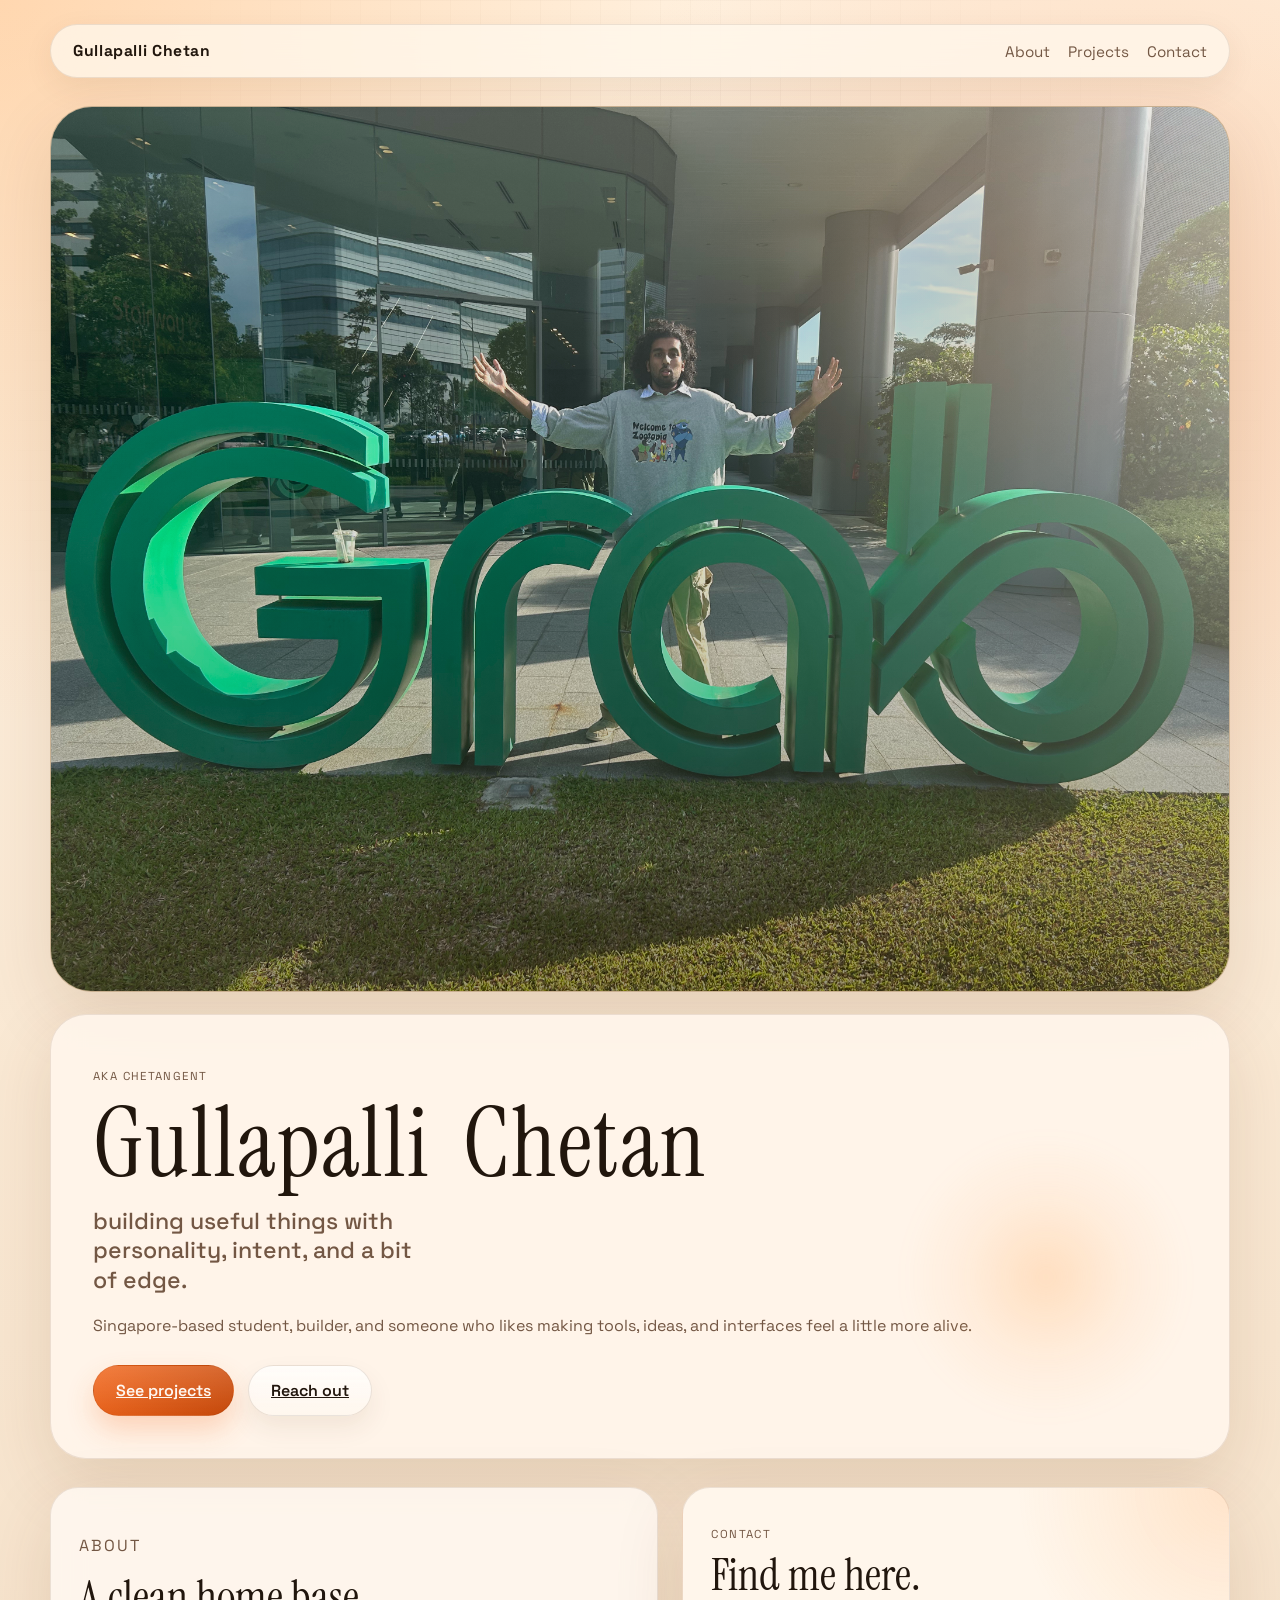
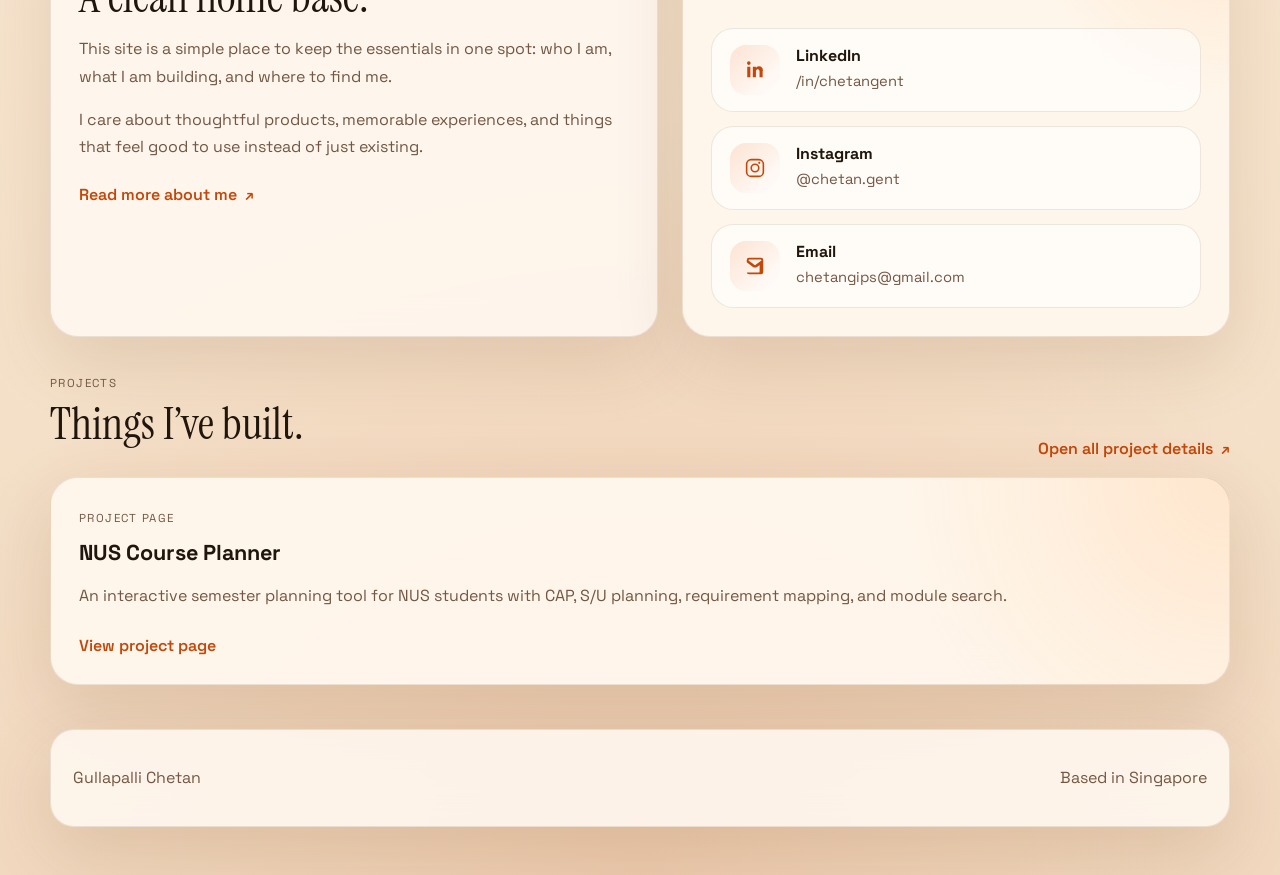
<file: index.html>
<!DOCTYPE html>
<html lang="en">
  <head>
    <meta charset="UTF-8" />
    <meta name="viewport" content="width=device-width, initial-scale=1.0" />
    <title>Gullapalli Chetan</title>
    <meta
      name="description"
      content="Personal website of Gullapalli Chetan, also known as chetangent. Singapore-based builder sharing projects, background, and contact details."
    />
    <meta name="robots" content="index, follow" />
    <link rel="canonical" href="https://chetangent.com/" />
    <meta property="og:type" content="website" />
    <meta property="og:title" content="Gullapalli Chetan" />
    <meta
      property="og:description"
      content="Singapore-based builder sharing projects, background, and contact details."
    />
    <meta property="og:url" content="https://chetangent.com/" />
    <meta property="og:site_name" content="Gullapalli Chetan" />
    <meta property="og:image" content="https://chetangent.com/assets/hero-grab.jpg" />
    <meta name="twitter:card" content="summary_large_image" />
    <meta name="twitter:title" content="Gullapalli Chetan" />
    <meta
      name="twitter:description"
      content="Singapore-based builder sharing projects, background, and contact details."
    />
    <meta name="twitter:image" content="https://chetangent.com/assets/hero-grab.jpg" />
    <link rel="preconnect" href="https://fonts.googleapis.com" />
    <link rel="preconnect" href="https://fonts.gstatic.com" crossorigin />
    <link
      href="https://fonts.googleapis.com/css2?family=Instrument+Serif:ital@0;1&family=Space+Grotesk:wght@400;500;700&display=swap"
      rel="stylesheet"
    />
    <link rel="stylesheet" href="./src/styles.css" />
    <script type="application/ld+json">
      {
        "@context": "https://schema.org",
        "@type": "Person",
        "name": "Gullapalli Chetan",
        "alternateName": "chetangent",
        "url": "https://chetangent.com/",
        "image": "https://chetangent.com/assets/hero-grab.jpg",
        "email": "mailto:chetangips@gmail.com",
        "sameAs": [
          "https://www.linkedin.com/in/chetangent/",
          "https://instagram.com/chetan.gent",
          "https://github.com/chetangent"
        ],
        "jobTitle": "Student and Builder",
        "description": "Singapore-based student and builder sharing projects, background, and contact details."
      }
    </script>
  </head>
  <body>
    <div class="site-shell">
      <header class="topbar">
        <a class="wordmark" href="./">Gullapalli Chetan</a>
        <nav class="topnav" aria-label="Primary">
          <a href="./about/">About</a>
          <a href="./projects/">Projects</a>
          <a href="./contact/">Contact</a>
        </nav>
      </header>

      <main id="home">
        <section class="hero-stage">
          <div class="hero-photo-card">
            <img src="./assets/hero-grab.jpg" alt="Gullapalli Chetan standing behind a Grab sign with arms open." />
            <div class="hero-photo-overlay"></div>
          </div>

          <div class="hero-intro-card">
            <p class="eyebrow">aka chetangent</p>
            <h1>
              <span class="interactive-name">Gullapalli Chetan</span>
              <span>building useful things with personality, intent, and a bit of edge.</span>
            </h1>
            <p class="hero-text">
              Singapore-based student, builder, and someone who likes making tools,
              ideas, and interfaces feel a little more alive.
            </p>
            <div class="hero-actions">
              <a class="button button-primary" href="./projects/">See projects</a>
              <a class="button button-secondary" href="./contact/">Reach out</a>
            </div>
          </div>
        </section>

        <section class="content-grid">
          <article class="card narrative-card" id="about">
            <p class="section-tag">About</p>
            <h2>A clean home base.</h2>
            <p>
              This site is a simple place to keep the essentials in one spot: who I
              am, what I am building, and where to find me.
            </p>
            <p>
              I care about thoughtful products, memorable experiences, and things
              that feel good to use instead of just existing.
            </p>
            <a class="inline-link" href="./about/">Read more about me</a>
          </article>

          <section class="card links-panel" id="links">
            <div class="section-heading compact-heading">
              <div>
                <p class="section-tag">Contact</p>
                <h2>Find me here.</h2>
              </div>
            </div>
            <div class="links-stack">
              <a class="social-link" href="https://www.linkedin.com/in/chetangent/" target="_blank" rel="noreferrer">
                <span class="social-icon" aria-hidden="true">
                  <svg viewBox="0 0 24 24" role="img"><path d="M6.94 8.5H3.56V20h3.38V8.5Zm-1.69-6A1.96 1.96 0 0 0 3.3 4.46c0 1.08.86 1.96 1.92 1.96h.03c1.09 0 1.97-.88 1.97-1.96A1.95 1.95 0 0 0 5.28 2.5h-.03ZM20.7 13.05c0-3.46-1.85-5.07-4.31-5.07-1.99 0-2.88 1.09-3.38 1.86V8.5H9.63c.04.89 0 11.5 0 11.5h3.38v-6.42c0-.34.02-.68.13-.92.27-.68.88-1.38 1.91-1.38 1.35 0 1.89 1.03 1.89 2.54V20h3.38v-6.95Z"/></svg>
                </span>
                <span class="social-copy">
                  <strong>LinkedIn</strong>
                  <small>/in/chetangent</small>
                </span>
              </a>

              <a class="social-link" href="https://instagram.com/chetan.gent" target="_blank" rel="noreferrer">
                <span class="social-icon" aria-hidden="true">
                  <svg viewBox="0 0 24 24" role="img"><path d="M7.75 2h8.5A5.75 5.75 0 0 1 22 7.75v8.5A5.75 5.75 0 0 1 16.25 22h-8.5A5.75 5.75 0 0 1 2 16.25v-8.5A5.75 5.75 0 0 1 7.75 2Zm0 1.75A4 4 0 0 0 3.75 7.75v8.5a4 4 0 0 0 4 4h8.5a4 4 0 0 0 4-4v-8.5a4 4 0 0 0-4-4h-8.5Zm8.88 1.5a1.12 1.12 0 1 1 0 2.25 1.12 1.12 0 0 1 0-2.25ZM12 7a5 5 0 1 1 0 10 5 5 0 0 1 0-10Zm0 1.75A3.25 3.25 0 1 0 12 15.25 3.25 3.25 0 0 0 12 8.75Z"/></svg>
                </span>
                <span class="social-copy">
                  <strong>Instagram</strong>
                  <small>@chetan.gent</small>
                </span>
              </a>

              <a class="social-link" href="mailto:chetangips@gmail.com">
                <span class="social-icon" aria-hidden="true">
                  <svg viewBox="0 0 24 24" role="img"><path d="M3 5.5A2.5 2.5 0 0 1 5.5 3h13A2.5 2.5 0 0 1 21 5.5v13a2.5 2.5 0 0 1-2.5 2.5h-13A2.5 2.5 0 0 1 3 18.5v-13Zm2 0V6l7 5.25L19 6v-.5a.5.5 0 0 0-.5-.5h-13a.5.5 0 0 0-.5.5Zm16 2.5-6.4 4.8a4.5 4.5 0 0 1-5.2 0L3 8v10.5a.5.5 0 0 0 .5.5h13a.5.5 0 0 0 .5-.5V8Z"/></svg>
                </span>
                <span class="social-copy">
                  <strong>Email</strong>
                  <small>chetangips@gmail.com</small>
                </span>
              </a>
            </div>
          </section>
        </section>

        <section class="projects-section" id="projects">
          <div class="section-heading">
            <div>
              <p class="section-tag">Projects</p>
              <h2>Things I’ve built.</h2>
            </div>
            <a class="inline-link" href="./projects/">Open all project details</a>
          </div>
          <div class="project-grid">
            <a class="project-card featured-project" href="./projects/">
              <span class="project-kicker">Project page</span>
              <h3>NUS Course Planner</h3>
              <p>
                An interactive semester planning tool for NUS students with CAP,
                S/U planning, requirement mapping, and module search.
              </p>
              <span class="project-link-text">View project page</span>
            </a>

          </div>
        </section>
      </main>

      <footer class="footer">
        <p>Gullapalli Chetan</p>
        <p class="footer-note">Based in Singapore</p>
      </footer>
    </div>

    <script src="./src/script.js"></script>
  </body>
</html>
</file>
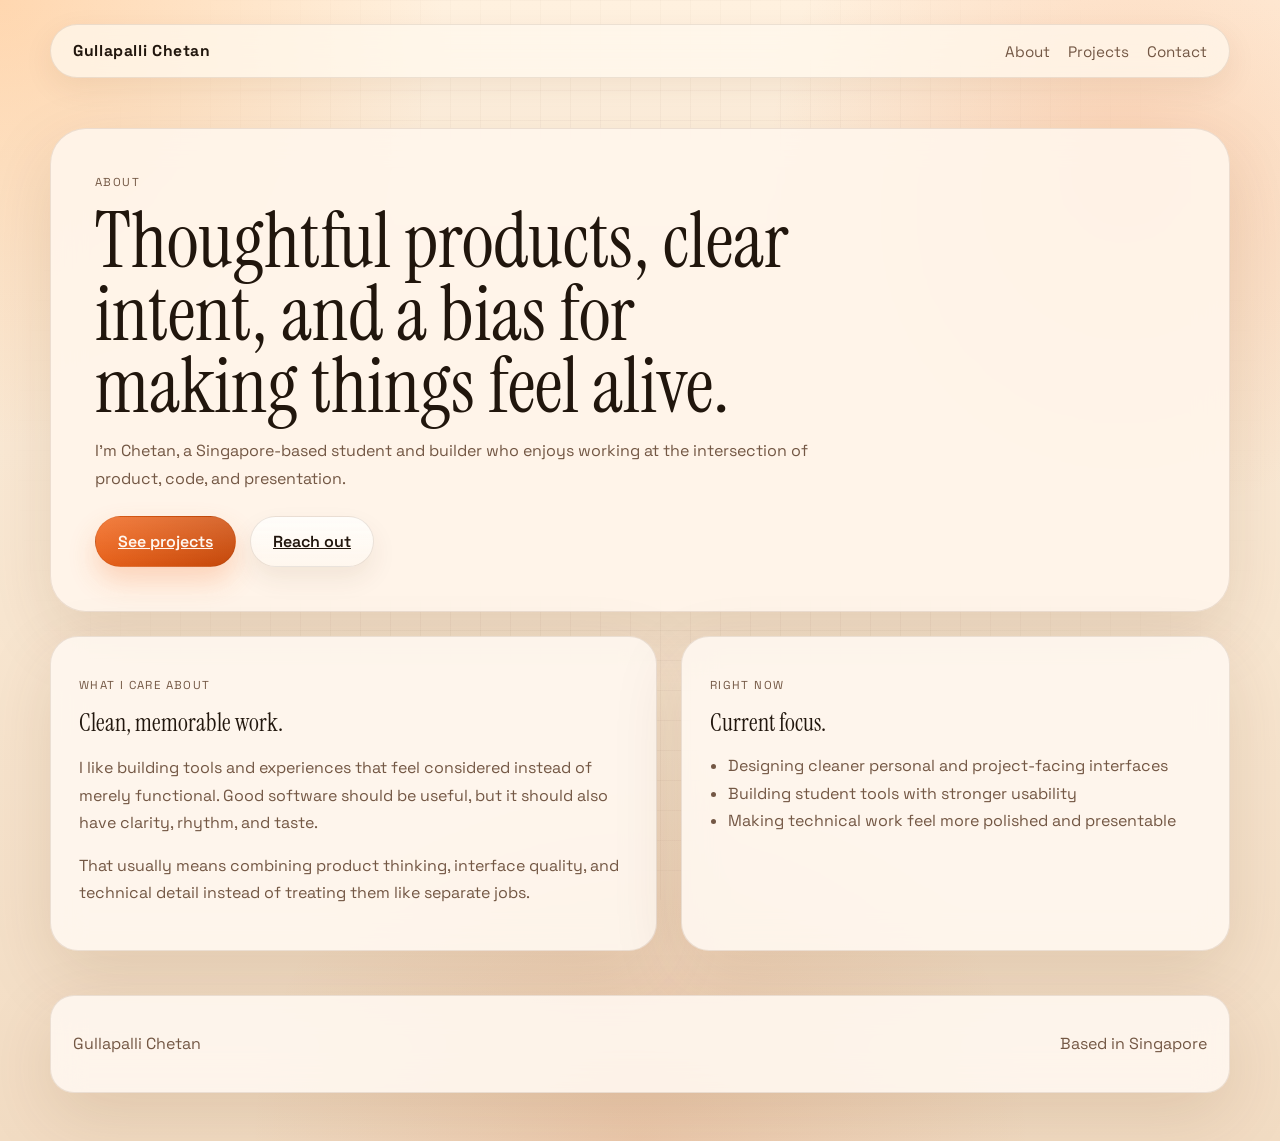
<file: about/index.html>
<!DOCTYPE html>
<html lang="en">
  <head>
    <meta charset="UTF-8" />
    <meta name="viewport" content="width=device-width, initial-scale=1.0" />
    <title>About | Gullapalli Chetan</title>
    <meta
      name="description"
      content="About Gullapalli Chetan: Singapore-based student, builder, and product-minded creator."
    />
    <meta name="robots" content="index, follow" />
    <link rel="canonical" href="https://chetangent.com/about/" />
    <meta property="og:type" content="profile" />
    <meta property="og:title" content="About | Gullapalli Chetan" />
    <meta
      property="og:description"
      content="Learn more about Gullapalli Chetan, a Singapore-based student, builder, and product-minded creator."
    />
    <meta property="og:url" content="https://chetangent.com/about/" />
    <meta property="og:site_name" content="Gullapalli Chetan" />
    <meta property="og:image" content="https://chetangent.com/assets/hero-grab.jpg" />
    <meta name="twitter:card" content="summary_large_image" />
    <meta name="twitter:title" content="About | Gullapalli Chetan" />
    <meta
      name="twitter:description"
      content="Learn more about Gullapalli Chetan, a Singapore-based student, builder, and product-minded creator."
    />
    <meta name="twitter:image" content="https://chetangent.com/assets/hero-grab.jpg" />
    <link rel="preconnect" href="https://fonts.googleapis.com" />
    <link rel="preconnect" href="https://fonts.gstatic.com" crossorigin />
    <link
      href="https://fonts.googleapis.com/css2?family=Instrument+Serif:ital@0;1&family=Space+Grotesk:wght@400;500;700&display=swap"
      rel="stylesheet"
    />
    <link rel="stylesheet" href="../src/styles.css" />
    <script type="application/ld+json">
      {
        "@context": "https://schema.org",
        "@type": "AboutPage",
        "name": "About Gullapalli Chetan",
        "url": "https://chetangent.com/about/",
        "description": "About Gullapalli Chetan: Singapore-based student, builder, and product-minded creator.",
        "mainEntity": {
          "@type": "Person",
          "name": "Gullapalli Chetan",
          "alternateName": "chetangent",
          "url": "https://chetangent.com/"
        }
      }
    </script>
  </head>
  <body>
    <div class="site-shell">
      <header class="topbar">
        <a class="wordmark" href="../">Gullapalli Chetan</a>
        <nav class="topnav" aria-label="Primary">
          <a href="../about/">About</a>
          <a href="../projects/">Projects</a>
          <a href="../contact/">Contact</a>
        </nav>
      </header>

      <main class="page-layout">
        <section class="hero-intro-card page-hero">
          <div class="page-hero-copy">
            <p class="eyebrow">About</p>
            <h1>Thoughtful products, clear intent, and a bias for making things feel alive.</h1>
            <p>
              I’m Chetan, a Singapore-based student and builder who enjoys working at
              the intersection of product, code, and presentation.
            </p>
            <div class="page-actions">
              <a class="button button-primary" href="../projects/">See projects</a>
              <a class="button button-secondary" href="../contact/">Reach out</a>
            </div>
          </div>
        </section>

        <section class="page-grid">
          <article class="card page-card">
            <p class="section-tag">What I care about</p>
            <h2>Clean, memorable work.</h2>
            <p>
              I like building tools and experiences that feel considered instead of
              merely functional. Good software should be useful, but it should also
              have clarity, rhythm, and taste.
            </p>
            <p>
              That usually means combining product thinking, interface quality, and
              technical detail instead of treating them like separate jobs.
            </p>
          </article>

          <aside class="card page-card">
            <p class="section-tag">Right now</p>
            <h2>Current focus.</h2>
            <ul>
              <li>Designing cleaner personal and project-facing interfaces</li>
              <li>Building student tools with stronger usability</li>
              <li>Making technical work feel more polished and presentable</li>
            </ul>
          </aside>
        </section>
      </main>

      <footer class="footer">
        <p>Gullapalli Chetan</p>
        <p class="footer-note">Based in Singapore</p>
      </footer>
    </div>

    <script src="../src/script.js"></script>
  </body>
</html>
</file>
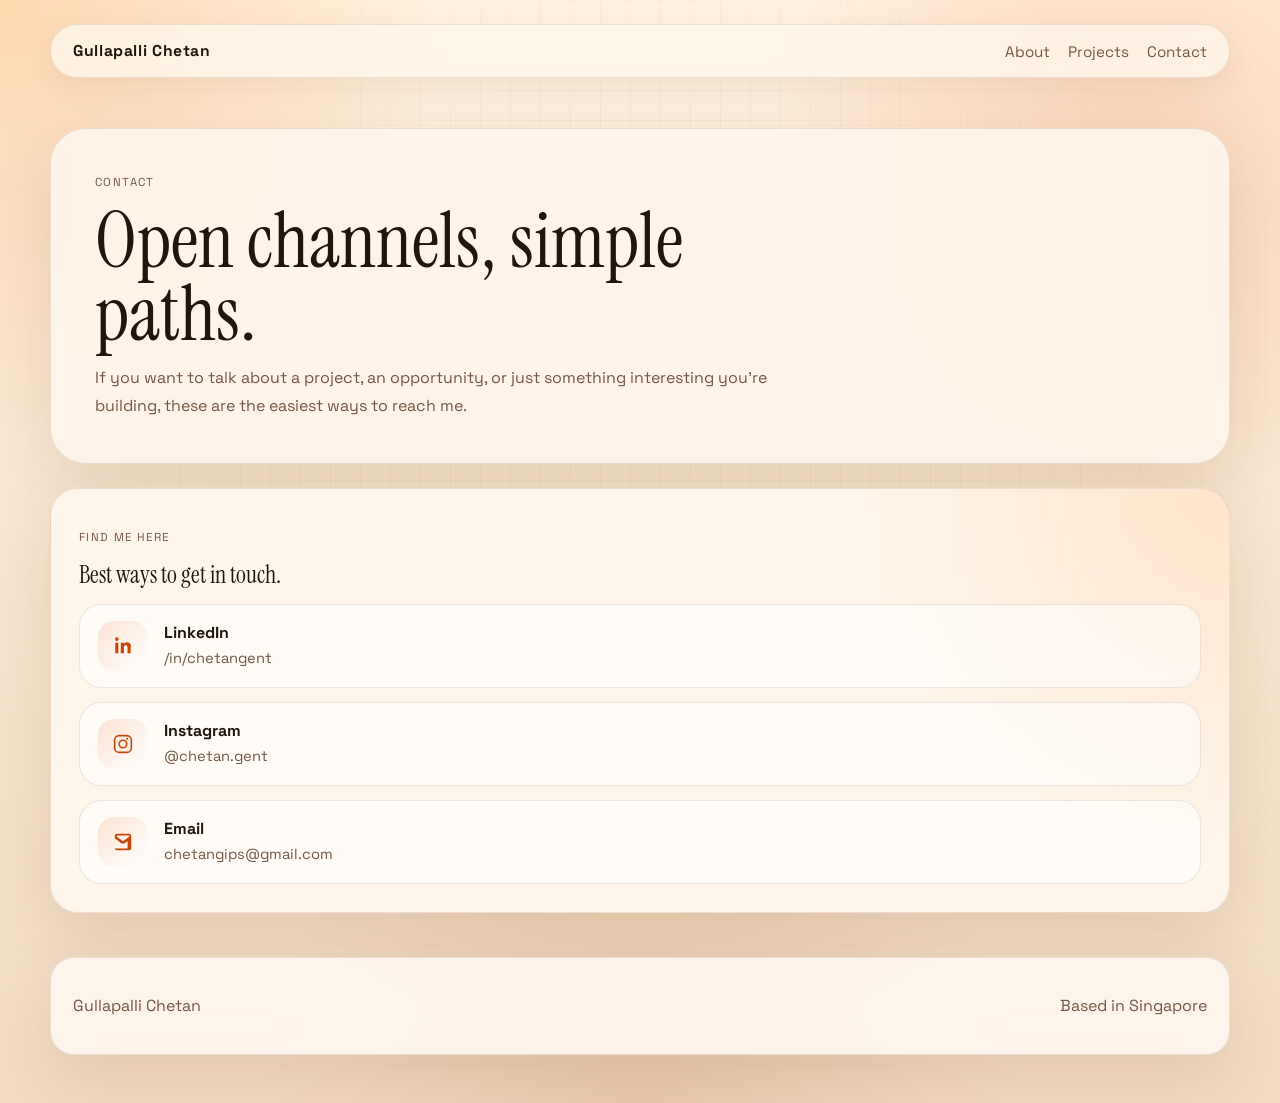
<file: contact/index.html>
<!DOCTYPE html>
<html lang="en">
  <head>
    <meta charset="UTF-8" />
    <meta name="viewport" content="width=device-width, initial-scale=1.0" />
    <title>Contact | Gullapalli Chetan</title>
    <meta
      name="description"
      content="Contact Gullapalli Chetan through LinkedIn, Instagram, or email."
    />
    <meta name="robots" content="index, follow" />
    <link rel="canonical" href="https://chetangent.com/contact/" />
    <meta property="og:type" content="website" />
    <meta property="og:title" content="Contact | Gullapalli Chetan" />
    <meta
      property="og:description"
      content="Contact Gullapalli Chetan through LinkedIn, Instagram, or email."
    />
    <meta property="og:url" content="https://chetangent.com/contact/" />
    <meta property="og:site_name" content="Gullapalli Chetan" />
    <meta property="og:image" content="https://chetangent.com/assets/hero-grab.jpg" />
    <meta name="twitter:card" content="summary_large_image" />
    <meta name="twitter:title" content="Contact | Gullapalli Chetan" />
    <meta
      name="twitter:description"
      content="Contact Gullapalli Chetan through LinkedIn, Instagram, or email."
    />
    <meta name="twitter:image" content="https://chetangent.com/assets/hero-grab.jpg" />
    <link rel="preconnect" href="https://fonts.googleapis.com" />
    <link rel="preconnect" href="https://fonts.gstatic.com" crossorigin />
    <link
      href="https://fonts.googleapis.com/css2?family=Instrument+Serif:ital@0;1&family=Space+Grotesk:wght@400;500;700&display=swap"
      rel="stylesheet"
    />
    <link rel="stylesheet" href="../src/styles.css" />
    <script type="application/ld+json">
      {
        "@context": "https://schema.org",
        "@type": "ContactPage",
        "name": "Contact Gullapalli Chetan",
        "url": "https://chetangent.com/contact/",
        "description": "Contact Gullapalli Chetan through LinkedIn, Instagram, or email."
      }
    </script>
  </head>
  <body>
    <div class="site-shell">
      <header class="topbar">
        <a class="wordmark" href="../">Gullapalli Chetan</a>
        <nav class="topnav" aria-label="Primary">
          <a href="../about/">About</a>
          <a href="../projects/">Projects</a>
          <a href="../contact/">Contact</a>
        </nav>
      </header>

      <main class="page-layout">
        <section class="hero-intro-card page-hero">
          <div class="page-hero-copy">
            <p class="eyebrow">Contact</p>
            <h1>Open channels, simple paths.</h1>
            <p>
              If you want to talk about a project, an opportunity, or just something
              interesting you’re building, these are the easiest ways to reach me.
            </p>
          </div>
        </section>

        <section class="card page-card links-panel">
          <p class="section-tag">Find me here</p>
          <h2>Best ways to get in touch.</h2>
          <div class="links-stack">
            <a class="social-link" href="https://www.linkedin.com/in/chetangent/" target="_blank" rel="noreferrer">
              <span class="social-icon" aria-hidden="true">
                <svg viewBox="0 0 24 24" role="img"><path d="M6.94 8.5H3.56V20h3.38V8.5Zm-1.69-6A1.96 1.96 0 0 0 3.3 4.46c0 1.08.86 1.96 1.92 1.96h.03c1.09 0 1.97-.88 1.97-1.96A1.95 1.95 0 0 0 5.28 2.5h-.03ZM20.7 13.05c0-3.46-1.85-5.07-4.31-5.07-1.99 0-2.88 1.09-3.38 1.86V8.5H9.63c.04.89 0 11.5 0 11.5h3.38v-6.42c0-.34.02-.68.13-.92.27-.68.88-1.38 1.91-1.38 1.35 0 1.89 1.03 1.89 2.54V20h3.38v-6.95Z"/></svg>
              </span>
              <span class="social-copy">
                <strong>LinkedIn</strong>
                <small>/in/chetangent</small>
              </span>
            </a>

            <a class="social-link" href="https://instagram.com/chetan.gent" target="_blank" rel="noreferrer">
              <span class="social-icon" aria-hidden="true">
                <svg viewBox="0 0 24 24" role="img"><path d="M7.75 2h8.5A5.75 5.75 0 0 1 22 7.75v8.5A5.75 5.75 0 0 1 16.25 22h-8.5A5.75 5.75 0 0 1 2 16.25v-8.5A5.75 5.75 0 0 1 7.75 2Zm0 1.75A4 4 0 0 0 3.75 7.75v8.5a4 4 0 0 0 4 4h8.5a4 4 0 0 0 4-4v-8.5a4 4 0 0 0-4-4h-8.5Zm8.88 1.5a1.12 1.12 0 1 1 0 2.25 1.12 1.12 0 0 1 0-2.25ZM12 7a5 5 0 1 1 0 10 5 5 0 0 1 0-10Zm0 1.75A3.25 3.25 0 1 0 12 15.25 3.25 3.25 0 0 0 12 8.75Z"/></svg>
              </span>
              <span class="social-copy">
                <strong>Instagram</strong>
                <small>@chetan.gent</small>
              </span>
            </a>

            <a class="social-link" href="mailto:chetangips@gmail.com">
              <span class="social-icon" aria-hidden="true">
                <svg viewBox="0 0 24 24" role="img"><path d="M3 5.5A2.5 2.5 0 0 1 5.5 3h13A2.5 2.5 0 0 1 21 5.5v13a2.5 2.5 0 0 1-2.5 2.5h-13A2.5 2.5 0 0 1 3 18.5v-13Zm2 0V6l7 5.25L19 6v-.5a.5.5 0 0 0-.5-.5h-13a.5.5 0 0 0-.5.5Zm16 2.5-6.4 4.8a4.5 4.5 0 0 1-5.2 0L3 8v10.5a.5.5 0 0 0 .5.5h13a.5.5 0 0 0 .5-.5V8Z"/></svg>
              </span>
              <span class="social-copy">
                <strong>Email</strong>
                <small>chetangips@gmail.com</small>
              </span>
            </a>
          </div>
        </section>
      </main>

      <footer class="footer">
        <p>Gullapalli Chetan</p>
        <p class="footer-note">Based in Singapore</p>
      </footer>
    </div>

    <script src="../src/script.js"></script>
  </body>
</html>
</file>
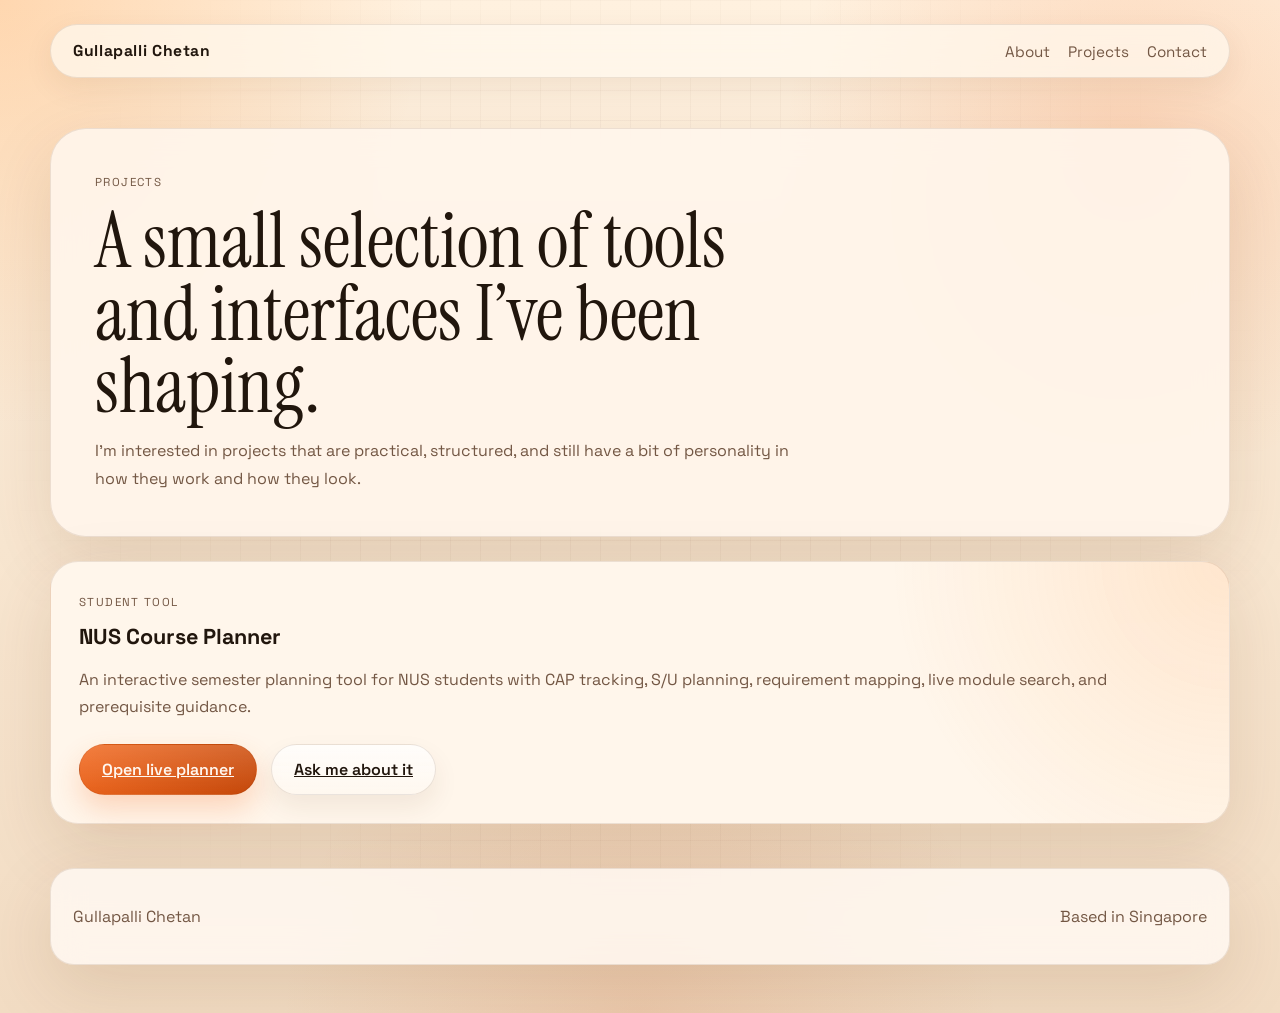
<file: projects/index.html>
<!DOCTYPE html>
<html lang="en">
  <head>
    <meta charset="UTF-8" />
    <meta name="viewport" content="width=device-width, initial-scale=1.0" />
    <title>Projects | Gullapalli Chetan</title>
    <meta
      name="description"
      content="Projects by Gullapalli Chetan, including student tools, software projects, and interfaces with product focus."
    />
    <meta name="robots" content="index, follow" />
    <link rel="canonical" href="https://chetangent.com/projects/" />
    <meta property="og:type" content="website" />
    <meta property="og:title" content="Projects | Gullapalli Chetan" />
    <meta
      property="og:description"
      content="Projects by Gullapalli Chetan, including student tools, software projects, and interfaces with product focus."
    />
    <meta property="og:url" content="https://chetangent.com/projects/" />
    <meta property="og:site_name" content="Gullapalli Chetan" />
    <meta property="og:image" content="https://chetangent.com/assets/hero-grab.jpg" />
    <meta name="twitter:card" content="summary_large_image" />
    <meta name="twitter:title" content="Projects | Gullapalli Chetan" />
    <meta
      name="twitter:description"
      content="Projects by Gullapalli Chetan, including student tools, software projects, and interfaces with product focus."
    />
    <meta name="twitter:image" content="https://chetangent.com/assets/hero-grab.jpg" />
    <link rel="preconnect" href="https://fonts.googleapis.com" />
    <link rel="preconnect" href="https://fonts.gstatic.com" crossorigin />
    <link
      href="https://fonts.googleapis.com/css2?family=Instrument+Serif:ital@0;1&family=Space+Grotesk:wght@400;500;700&display=swap"
      rel="stylesheet"
    />
    <link rel="stylesheet" href="../src/styles.css" />
    <script type="application/ld+json">
      {
        "@context": "https://schema.org",
        "@type": "CollectionPage",
        "name": "Projects by Gullapalli Chetan",
        "url": "https://chetangent.com/projects/",
        "description": "Projects by Gullapalli Chetan, including student tools, software projects, and interfaces with product focus."
      }
    </script>
  </head>
  <body>
    <div class="site-shell">
      <header class="topbar">
        <a class="wordmark" href="../">Gullapalli Chetan</a>
        <nav class="topnav" aria-label="Primary">
          <a href="../about/">About</a>
          <a href="../projects/">Projects</a>
          <a href="../contact/">Contact</a>
        </nav>
      </header>

      <main class="page-layout">
        <section class="hero-intro-card page-hero">
          <div class="page-hero-copy">
            <p class="eyebrow">Projects</p>
            <h1>A small selection of tools and interfaces I’ve been shaping.</h1>
            <p>
              I’m interested in projects that are practical, structured, and still
              have a bit of personality in how they work and how they look.
            </p>
          </div>
        </section>

        <section class="stack-list">
          <article class="project-card featured-project">
            <span class="project-kicker">Student tool</span>
            <h3>NUS Course Planner</h3>
            <p>
              An interactive semester planning tool for NUS students with CAP
              tracking, S/U planning, requirement mapping, live module search, and
              prerequisite guidance.
            </p>
            <div class="page-actions">
              <a class="button button-primary" href="https://chetangent.github.io/NUSCoursePlanner/" target="_blank" rel="noreferrer">Open live planner</a>
              <a class="button button-secondary" href="../contact/">Ask me about it</a>
            </div>
          </article>
        </section>
      </main>

      <footer class="footer">
        <p>Gullapalli Chetan</p>
        <p class="footer-note">Based in Singapore</p>
      </footer>
    </div>

    <script src="../src/script.js"></script>
  </body>
</html>
</file>
<file: src/styles.css>
:root {
  --bg: #f8e6d0;
  --surface: rgba(255, 249, 241, 0.86);
  --surface-strong: rgba(255, 246, 236, 0.98);
  --text: #21160d;
  --muted: #735744;
  --line: rgba(82, 43, 10, 0.11);
  --accent: #f26a21;
  --accent-bright: #ff9436;
  --accent-deep: #c44709;
  --accent-glow: rgba(242, 106, 33, 0.2);
  --shadow: 0 24px 70px rgba(92, 45, 6, 0.13);
  --radius-xl: 36px;
  --radius-lg: 28px;
  --radius-md: 18px;
}

* {
  box-sizing: border-box;
}

html {
  scroll-behavior: smooth;
}

body {
  margin: 0;
  min-height: 100vh;
  font-family: "Space Grotesk", sans-serif;
  color: var(--text);
  background:
    radial-gradient(circle at top left, rgba(255, 148, 54, 0.28), transparent 26%),
    radial-gradient(circle at 88% 14%, rgba(242, 106, 33, 0.2), transparent 24%),
    radial-gradient(circle at 50% 100%, rgba(196, 71, 9, 0.12), transparent 30%),
    linear-gradient(180deg, #fff1df 0%, var(--bg) 54%, #f2dcc3 100%);
}

body::before {
  content: "";
  position: fixed;
  inset: 0;
  pointer-events: none;
  background-image:
    linear-gradient(rgba(48, 24, 7, 0.03) 1px, transparent 1px),
    linear-gradient(90deg, rgba(48, 24, 7, 0.03) 1px, transparent 1px);
  background-size: 30px 30px;
  mask-image: radial-gradient(circle at center, black 42%, transparent 82%);
}

img {
  display: block;
  max-width: 100%;
}

.site-shell {
  width: min(1180px, calc(100% - 32px));
  margin: 0 auto;
  padding: 24px 0 48px;
}

.topbar {
  display: flex;
  align-items: center;
  justify-content: space-between;
  gap: 20px;
  margin-bottom: 28px;
  padding: 16px 22px;
  border: 1px solid var(--line);
  border-radius: 999px;
  background: rgba(255, 248, 238, 0.74);
  backdrop-filter: blur(18px);
  box-shadow: 0 10px 30px rgba(89, 45, 8, 0.08);
  position: sticky;
  top: 18px;
  z-index: 10;
}

.wordmark,
.topnav a,
.footer-link {
  color: inherit;
  text-decoration: none;
}

.wordmark {
  font-size: 0.98rem;
  font-weight: 700;
  letter-spacing: 0.04em;
}

.topnav {
  display: flex;
  gap: 18px;
  flex-wrap: wrap;
}

.topnav a {
  color: var(--muted);
  font-size: 0.95rem;
}

.topnav a:hover,
.wordmark:hover,
.footer-link:hover,
.button:hover,
.social-link:hover,
.project-card:hover {
  transform: translateY(-2px);
}

.hero-stage {
  position: relative;
  margin-bottom: 28px;
}

.hero-stage::after {
  content: "";
  position: absolute;
  right: 44px;
  bottom: 42px;
  width: min(32vw, 280px);
  height: min(32vw, 280px);
  border-radius: 50%;
  background: radial-gradient(circle, rgba(255, 167, 84, 0.28) 0%, rgba(255, 167, 84, 0.08) 42%, transparent 72%);
  filter: blur(10px);
  pointer-events: none;
  animation: driftGlow 9s ease-in-out infinite;
}

.hero-photo-card,
.hero-intro-card,
.card,
.project-card,
.footer {
  border: 1px solid var(--line);
  background: var(--surface);
  backdrop-filter: blur(16px);
  box-shadow: var(--shadow);
}

.hero-photo-card {
  position: relative;
  overflow: hidden;
  min-height: clamp(420px, 72vh, 860px);
  border-radius: 42px;
  background: #d9c2a3;
}

.hero-photo-card img {
  width: 100%;
  height: auto;
  min-height: clamp(420px, 72vh, 860px);
  object-fit: cover;
  object-position: center 24%;
  filter: saturate(1.03) contrast(1.02);
}

.hero-photo-overlay {
  position: absolute;
  inset: 0;
  background:
    linear-gradient(180deg, rgba(17, 11, 6, 0.08) 0%, rgba(17, 11, 6, 0.14) 48%, rgba(17, 11, 6, 0.42) 100%),
    radial-gradient(circle at 78% 18%, rgba(255, 148, 54, 0.18), transparent 24%);
}

.hero-intro-card {
  position: relative;
  width: 100%;
  margin: 22px 0 0;
  padding: clamp(26px, 4vw, 42px);
  border-radius: var(--radius-xl);
  background: rgba(255, 246, 236, 0.9);
  animation: cardRise 700ms cubic-bezier(0.2, 0.8, 0.2, 1) both;
}

.eyebrow,
.section-tag,
.project-kicker {
  text-transform: uppercase;
  letter-spacing: 0.12em;
  font-size: 0.72rem;
  color: var(--muted);
}

.hero-intro-card h1 {
  margin: 16px 0 16px;
  font-family: "Instrument Serif", serif;
  font-size: clamp(3.3rem, 8vw, 6rem);
  line-height: 0.94;
  font-weight: 400;
}

.hero-intro-card h1 > span:last-child {
  display: block;
  margin-top: 18px;
  max-width: 22ch;
  font-family: "Space Grotesk", sans-serif;
  font-size: clamp(1.02rem, 2.1vw, 1.45rem);
  line-height: 1.28;
  font-weight: 500;
  color: var(--muted);
}

.hero-intro-card h1 .interactive-name {
  display: inline-flex;
  flex-wrap: wrap;
  align-items: baseline;
  gap: 0.02em;
  margin-top: 0;
  max-width: none;
  font-family: inherit;
  font-size: inherit;
  line-height: inherit;
  font-weight: inherit;
  color: inherit;
}

.interactive-name .name-wave-letter {
  display: inline-block;
  min-width: 0.18em;
  transform: translateY(calc(var(--lift, 0) * -0.18em));
  transition: transform 180ms cubic-bezier(0.2, 0.8, 0.2, 1);
  will-change: transform;
}

.interactive-name .name-wave-space {
  width: 0.32em;
}

.hero-text,
.narrative-card p,
.social-copy small,
.project-card p,
.footer p {
  color: var(--muted);
  font-size: 1rem;
  line-height: 1.7;
}

.hero-actions {
  display: flex;
  flex-wrap: wrap;
  gap: 14px;
  margin-top: 26px;
}

.button,
.footer-link {
  display: inline-flex;
  align-items: center;
  justify-content: center;
  min-height: 48px;
  padding: 0 20px;
  border-radius: 999px;
  border: 1px solid rgba(82, 43, 10, 0.08);
  font-weight: 600;
  transition: transform 180ms ease, background 180ms ease, color 180ms ease, border-color 180ms ease, box-shadow 180ms ease;
}

.button-primary:hover {
  box-shadow: 0 18px 34px rgba(242, 106, 33, 0.28);
}

.button-primary {
  padding: 14px 22px;
  background:
    linear-gradient(180deg, rgba(255, 255, 255, 0.14), rgba(255, 255, 255, 0)),
    linear-gradient(135deg, var(--accent), var(--accent-deep));
  color: #fff7f0;
  box-shadow: 0 14px 28px rgba(242, 106, 33, 0.24);
}

.button-secondary {
  padding: 14px 22px;
  border-color: rgba(82, 43, 10, 0.12);
  background:
    linear-gradient(180deg, rgba(255, 255, 255, 0.76), rgba(255, 250, 243, 0.54));
  color: var(--text);
  box-shadow: 0 12px 26px rgba(89, 45, 8, 0.08);
}

.content-grid {
  display: grid;
  grid-template-columns: minmax(0, 1fr) minmax(320px, 0.9fr);
  gap: 24px;
  margin-bottom: 28px;
}

.card {
  border-radius: var(--radius-lg);
  padding: 28px;
}

.narrative-card h2,
.section-heading h2 {
  margin: 12px 0;
  font-family: "Instrument Serif", serif;
  font-size: clamp(2rem, 4vw, 2.8rem);
  line-height: 1;
  font-weight: 400;
}

.links-panel {
  background:
    radial-gradient(circle at top right, rgba(255, 148, 54, 0.18), transparent 30%),
    var(--surface-strong);
}

.compact-heading {
  margin-bottom: 18px;
}

.links-stack {
  display: grid;
  gap: 14px;
}

.social-link {
  display: flex;
  align-items: center;
  gap: 16px;
  padding: 16px 18px;
  border-radius: 22px;
  border: 1px solid rgba(82, 43, 10, 0.1);
  background: rgba(255, 255, 255, 0.54);
  color: inherit;
  text-decoration: none;
  transition: transform 180ms ease, border-color 180ms ease, background 180ms ease, box-shadow 180ms ease;
}

.social-link:hover {
  border-color: rgba(196, 71, 9, 0.24);
  background: rgba(255, 255, 255, 0.74);
  box-shadow: 0 18px 34px rgba(196, 71, 9, 0.12);
}

.social-icon {
  display: inline-flex;
  align-items: center;
  justify-content: center;
  width: 50px;
  height: 50px;
  border-radius: 16px;
  background: linear-gradient(135deg, rgba(242, 106, 33, 0.16), rgba(255, 255, 255, 0.92));
  color: var(--accent-deep);
  flex: 0 0 auto;
}

.social-icon svg {
  width: 22px;
  height: 22px;
  fill: currentColor;
}

.social-copy {
  display: flex;
  flex-direction: column;
  gap: 3px;
}

.social-copy strong {
  font-size: 1rem;
}

.social-copy small {
  font-size: 0.92rem;
}

.inline-link {
  display: inline-flex;
  align-items: center;
  gap: 8px;
  margin-top: 8px;
  color: var(--accent-deep);
  font-weight: 600;
  text-decoration: none;
}

.inline-link::after {
  content: "↗";
  font-size: 0.9em;
}

.projects-section {
  margin-bottom: 28px;
}

.section-heading {
  display: flex;
  align-items: end;
  justify-content: space-between;
  gap: 20px;
  margin-bottom: 18px;
}

.project-grid {
  display: grid;
  grid-template-columns: minmax(0, 1fr);
  gap: 24px;
}

.project-card {
  display: block;
  padding: 28px;
  border-radius: var(--radius-lg);
  color: inherit;
  text-decoration: none;
  transition: transform 180ms ease, border-color 180ms ease, background 180ms ease, box-shadow 180ms ease;
}

.featured-project {
  background:
    radial-gradient(circle at top right, rgba(255, 148, 54, 0.16), transparent 28%),
    var(--surface-strong);
}

.project-card:hover {
  border-color: rgba(196, 71, 9, 0.24);
  box-shadow: 0 20px 40px rgba(196, 71, 9, 0.12);
}

.project-card h3 {
  margin: 12px 0 10px;
  font-size: 1.35rem;
}

.project-link-text {
  display: inline-flex;
  margin-top: 10px;
  font-weight: 600;
  color: var(--accent-deep);
}

.project-placeholder {
  background: rgba(255, 252, 247, 0.72);
}

.page-hero {
  padding: clamp(28px, 4vw, 44px);
}

.page-hero-copy {
  max-width: 720px;
}

.page-hero-copy h1 {
  margin: 12px 0 14px;
  font-family: "Instrument Serif", serif;
  font-size: clamp(2.7rem, 6vw, 4.8rem);
  line-height: 0.95;
  font-weight: 400;
}

.page-hero-copy p {
  margin: 0;
  color: var(--muted);
  line-height: 1.7;
}

.page-layout {
  display: grid;
  gap: 24px;
}

.page-grid {
  display: grid;
  grid-template-columns: minmax(0, 1.05fr) minmax(300px, 0.95fr);
  gap: 24px;
}

.page-card {
  border-radius: var(--radius-lg);
  padding: 28px;
}

.page-card h2,
.page-card h3 {
  margin: 10px 0 14px;
  font-family: "Instrument Serif", serif;
  font-weight: 400;
}

.page-card p,
.page-card li {
  color: var(--muted);
  line-height: 1.7;
}

.page-card ul {
  margin: 0;
  padding-left: 18px;
}

.stack-list {
  display: grid;
  gap: 16px;
}

.stack-card {
  border-radius: 22px;
  border: 1px solid rgba(82, 43, 10, 0.1);
  background: rgba(255, 255, 255, 0.56);
  padding: 20px;
}

.stack-card h3,
.stack-card p {
  margin: 0;
}

.stack-card p {
  margin-top: 10px;
}

.page-actions {
  display: flex;
  flex-wrap: wrap;
  gap: 14px;
  margin-top: 24px;
}

.reveal {
  opacity: 0;
  transform: translateY(24px);
  transition: opacity 700ms ease, transform 700ms cubic-bezier(0.2, 0.8, 0.2, 1);
  transition-delay: var(--reveal-delay, 0ms);
}

.reveal.is-visible {
  opacity: 1;
  transform: translateY(0);
}

.footer {
  display: flex;
  align-items: center;
  justify-content: space-between;
  gap: 16px;
  margin-top: 44px;
  padding: 18px 22px;
  border-radius: 24px;
}

.footer-link {
  border: 1px solid var(--line);
  background: rgba(255, 255, 255, 0.46);
  cursor: pointer;
  font: inherit;
}

.footer-note {
  margin: 0;
  color: var(--muted);
}

@keyframes cardRise {
  from {
    opacity: 0;
    transform: translateY(28px) scale(0.985);
  }

  to {
    opacity: 1;
    transform: translateY(0) scale(1);
  }
}

@keyframes driftGlow {
  0%,
  100% {
    transform: translate3d(0, 0, 0) scale(1);
  }

  50% {
    transform: translate3d(-14px, 10px, 0) scale(1.06);
  }
}

@media (max-width: 980px) {
  .content-grid,
  .project-grid,
  .page-grid {
    grid-template-columns: 1fr;
  }

  .topbar,
  .section-heading,
  .footer {
    align-items: start;
    flex-direction: column;
  }

  .hero-photo-card,
  .hero-photo-card img {
    min-height: clamp(360px, 58vh, 620px);
  }

  .hero-photo-card img {
    object-position: center 20%;
  }

  .hero-stage::after {
    right: 26px;
    bottom: 28px;
    width: 220px;
    height: 220px;
  }
}

@media (max-width: 640px) {
  .site-shell {
    width: min(100% - 18px, 100%);
    padding-top: 14px;
  }

  .topbar {
    position: static;
    border-radius: 24px;
    padding: 16px;
  }

  .hero-photo-card {
    min-height: clamp(300px, 44vh, 420px);
    border-radius: 30px;
  }

  .hero-photo-card img {
    min-height: clamp(300px, 44vh, 420px);
    object-position: center 18%;
  }

  .hero-stage::after {
    right: 18px;
    bottom: 18px;
    width: 140px;
    height: 140px;
  }

  .hero-intro-card {
    width: 100%;
    margin-top: 18px;
    border-radius: 28px;
  }

  .hero-intro-card h1 {
    font-size: clamp(2.8rem, 15vw, 4.4rem);
  }

  .button {
    width: 100%;
    justify-content: space-between;
  }

  .card,
  .project-card,
  .page-card {
    padding: 22px;
    border-radius: 24px;
  }

  .social-link {
    padding: 14px 16px;
  }
}

@media (prefers-reduced-motion: reduce) {
  html {
    scroll-behavior: auto;
  }

  .hero-stage::after,
  .hero-intro-card,
  .reveal {
    animation: none;
    transition: none;
  }

  .reveal {
    opacity: 1;
    transform: none;
  }
}
</file>
